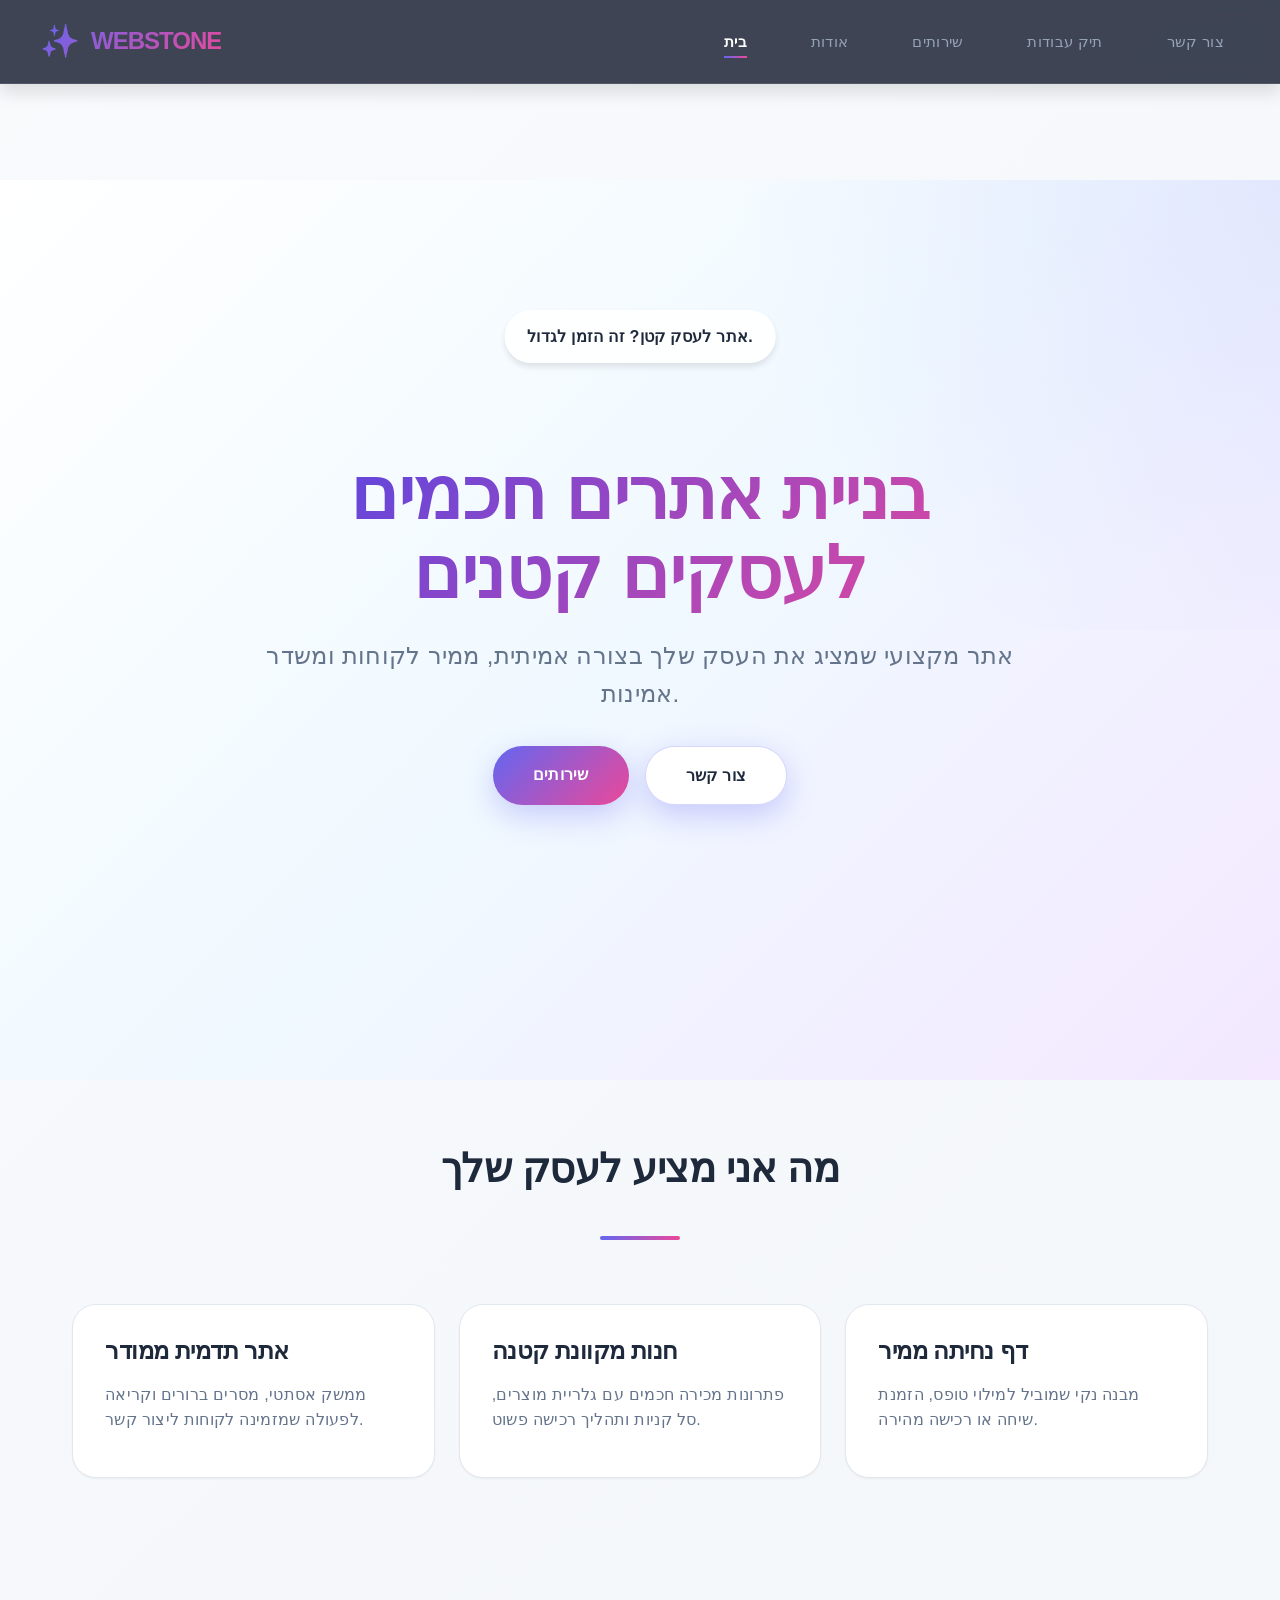
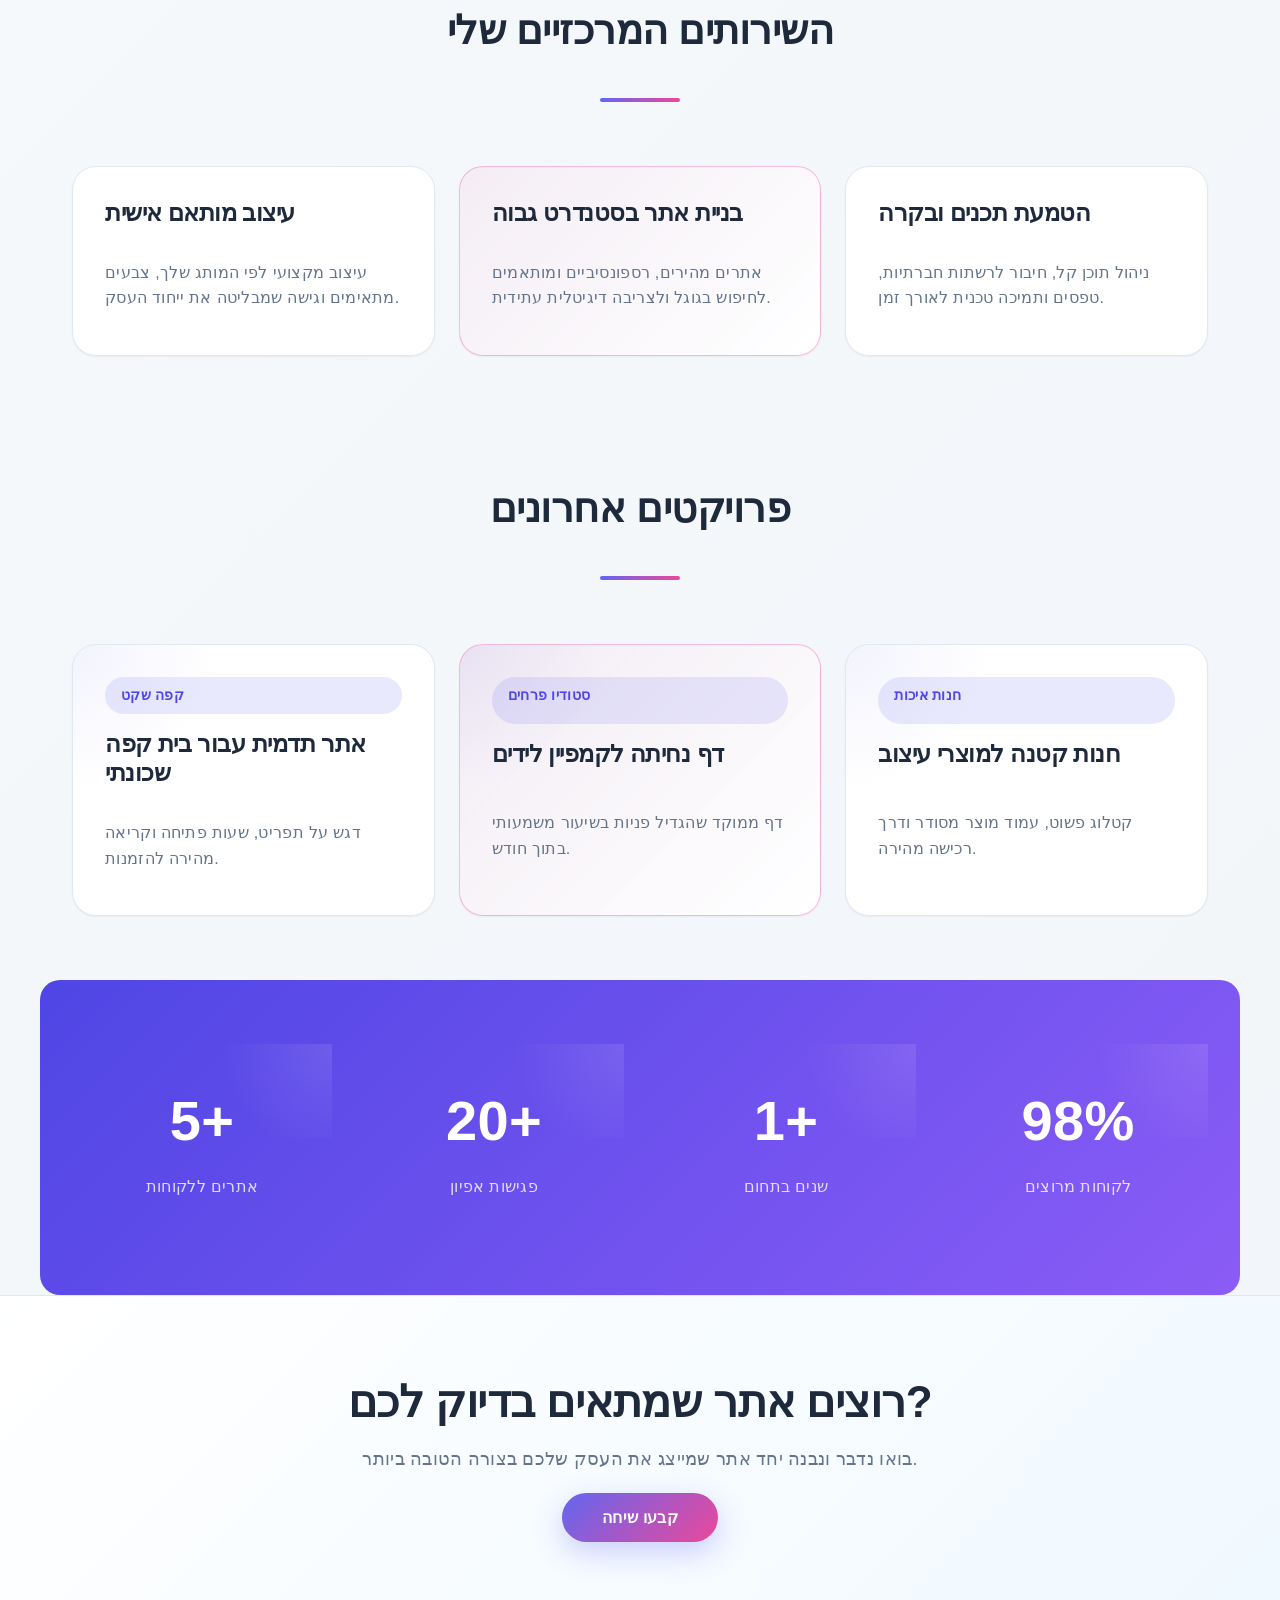
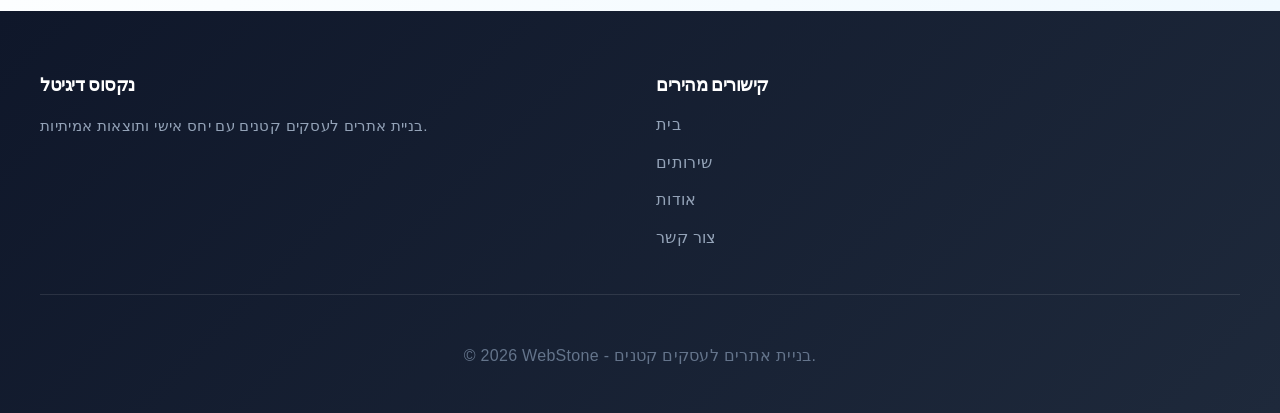
<file: index.html>
﻿<!DOCTYPE html>
<html lang="he">
<head>
  <meta charset="UTF-8">
  <meta name="viewport" content="width=device-width, initial-scale=1.0">
  <link rel="icon" type="image/svg+xml" href="favicon.svg?v=2">
  <title>WebStone - בניית אתרים לעסקים קטנים</title>
  <link rel="stylesheet" href="a.css">
  <link rel="stylesheet" href="pages.css">
  <script defer src="script.js"></script>
</head>
<body>
  <header class="navbar">
    <div class="navbar-container">
      <div class="navbar-logo">
        <span class="logo-icon">✨</span>
        <span class="logo-text">WebStone</span>
      </div>
      <nav class="nav-menu">
        <div class="nav-item"><a href="index.html" class="nav-link">בית</a></div>
        <div class="nav-item"><a href="about.html" class="nav-link">אודות</a></div>
        <div class="nav-item"><a href="services.html" class="nav-link">שירותים</a></div>
        <div class="nav-item"><a href="portfolio.html" class="nav-link">תיק עבודות</a></div>
        <div class="nav-item"><a href="contact.html" class="nav-link">צור קשר</a></div>
      </nav>
    </div>
  </header>

  <main class="page-content">
    <section class="hero" id="home">
      <div class="hero-content">
        <h1 class="hero-title">בניית אתרים חכמים לעסקים קטנים</h1>
        <p class="hero-subtitle">אתר מקצועי שמציג את העסק שלך בצורה אמיתית, ממיר לקוחות ומשדר אמינות.</p>
        <div class="hero-actions">
          <a href="services.html" class="hero-button">שירותים</a>
          <a href="contact.html" class="hero-button secondary">צור קשר</a>
        </div>
      </div>
      <div class="hero-badge">אתר לעסק קטן? זה הזמן לגדול.</div>
    </section>

    <section class="about-overview" id="about">
      <div class="section-title">
        <h2>מה אני מציע לעסק שלך</h2>
        <div class="title-underline"></div>
      </div>
      <div class="about-grid">
        <article class="intro-card">
          <h3>אתר תדמית ממודר</h3>
          <p>ממשק אסתטי, מסרים ברורים וקריאה לפעולה שמזמינה לקוחות ליצור קשר.</p>
        </article>
        <article class="intro-card">
          <h3>חנות מקוונת קטנה</h3>
          <p>פתרונות מכירה חכמים עם גלריית מוצרים, סל קניות ותהליך רכישה פשוט.</p>
        </article>
        <article class="intro-card">
          <h3>דף נחיתה ממיר</h3>
          <p>מבנה נקי שמוביל למילוי טופס, הזמנת שיחה או רכישה מהירה.</p>
        </article>
      </div>
    </section>

    <section class="service-packages" id="services">
      <div class="section-title">
        <h2>השירותים המרכזיים שלי</h2>
        <div class="title-underline"></div>
      </div>
      <div class="service-grid">
        <article class="service-card">
          <h3>עיצוב מותאם אישית</h3>
          <p>עיצוב מקצועי לפי המותג שלך, צבעים מתאימים וגישה שמבליטה את ייחוד העסק.</p>
        </article>
        <article class="service-card featured-card">
          <h3>בניית אתר בסטנדרט גבוה</h3>
          <p>אתרים מהירים, רספונסיביים ומותאמים לחיפוש בגוגל ולצריבה דיגיטלית עתידית.</p>
        </article>
        <article class="service-card">
          <h3>הטמעת תכנים ובקרה</h3>
          <p>ניהול תוכן קל, חיבור לרשתות חברתיות, טפסים ותמיכה טכנית לאורך זמן.</p>
        </article>
      </div>
    </section>

    <section class="project-gallery" id="portfolio">
      <div class="section-title">
        <h2>פרויקטים אחרונים</h2>
        <div class="title-underline"></div>
      </div>
      <div class="case-grid">
        <article class="case-card">
          <div class="case-badge">קפה שקט</div>
          <h3>אתר תדמית עבור בית קפה שכונתי</h3>
          <p>דגש על תפריט, שעות פתיחה וקריאה מהירה להזמנות.</p>
        </article>
        <article class="case-card featured-card">
          <div class="case-badge">סטודיו פרחים</div>
          <h3>דף נחיתה לקמפיין לידים</h3>
          <p>דף ממוקד שהגדיל פניות בשיעור משמעותי בתוך חודש.</p>
        </article>
        <article class="case-card">
          <div class="case-badge">חנות איכות</div>
          <h3>חנות קטנה למוצרי עיצוב</h3>
          <p>קטלוג פשוט, עמוד מוצר מסודר ודרך רכישה מהירה.</p>
        </article>
      </div>
    </section>

    <section class="stats">
      <div class="stat-item"><div class="stat-number">5+</div><div class="stat-label">אתרים ללקוחות</div></div>
      <div class="stat-item"><div class="stat-number">20+</div><div class="stat-label">פגישות אפיון</div></div>
      <div class="stat-item"><div class="stat-number">1+</div><div class="stat-label">שנים בתחום</div></div>
      <div class="stat-item"><div class="stat-number">98%</div><div class="stat-label">לקוחות מרוצים</div></div>
    </section>

    <section class="cta-section">
      <div class="cta-content">
        <h2>רוצים אתר שמתאים בדיוק לכם?</h2>
        <p>בואו נדבר ונבנה יחד אתר שמייצג את העסק שלכם בצורה הטובה ביותר.</p>
        <a href="contact.html" class="cta-button">קבעו שיחה</a>
      </div>
    </section>
  </main>

  <footer class="footer">
    <div class="footer-content">
      <div class="footer-section">
        <h4>נקסוס דיגיטל</h4>
        <p>בניית אתרים לעסקים קטנים עם יחס אישי ותוצאות אמיתיות.</p>
      </div>
      <div class="footer-section">
        <h4>קישורים מהירים</h4>
        <ul>
          <li><a href="index.html">בית</a></li>
          <li><a href="services.html">שירותים</a></li>
          <li><a href="about.html">אודות</a></li>
          <li><a href="contact.html">צור קשר</a></li>
        </ul>
      </div>
    </div>
    <div class="footer-bottom">
      <p>&copy; <span id="currentYear"></span> WebStone - בניית אתרים לעסקים קטנים.</p>
    </div>
  </footer>
</body>
</html>
</file>
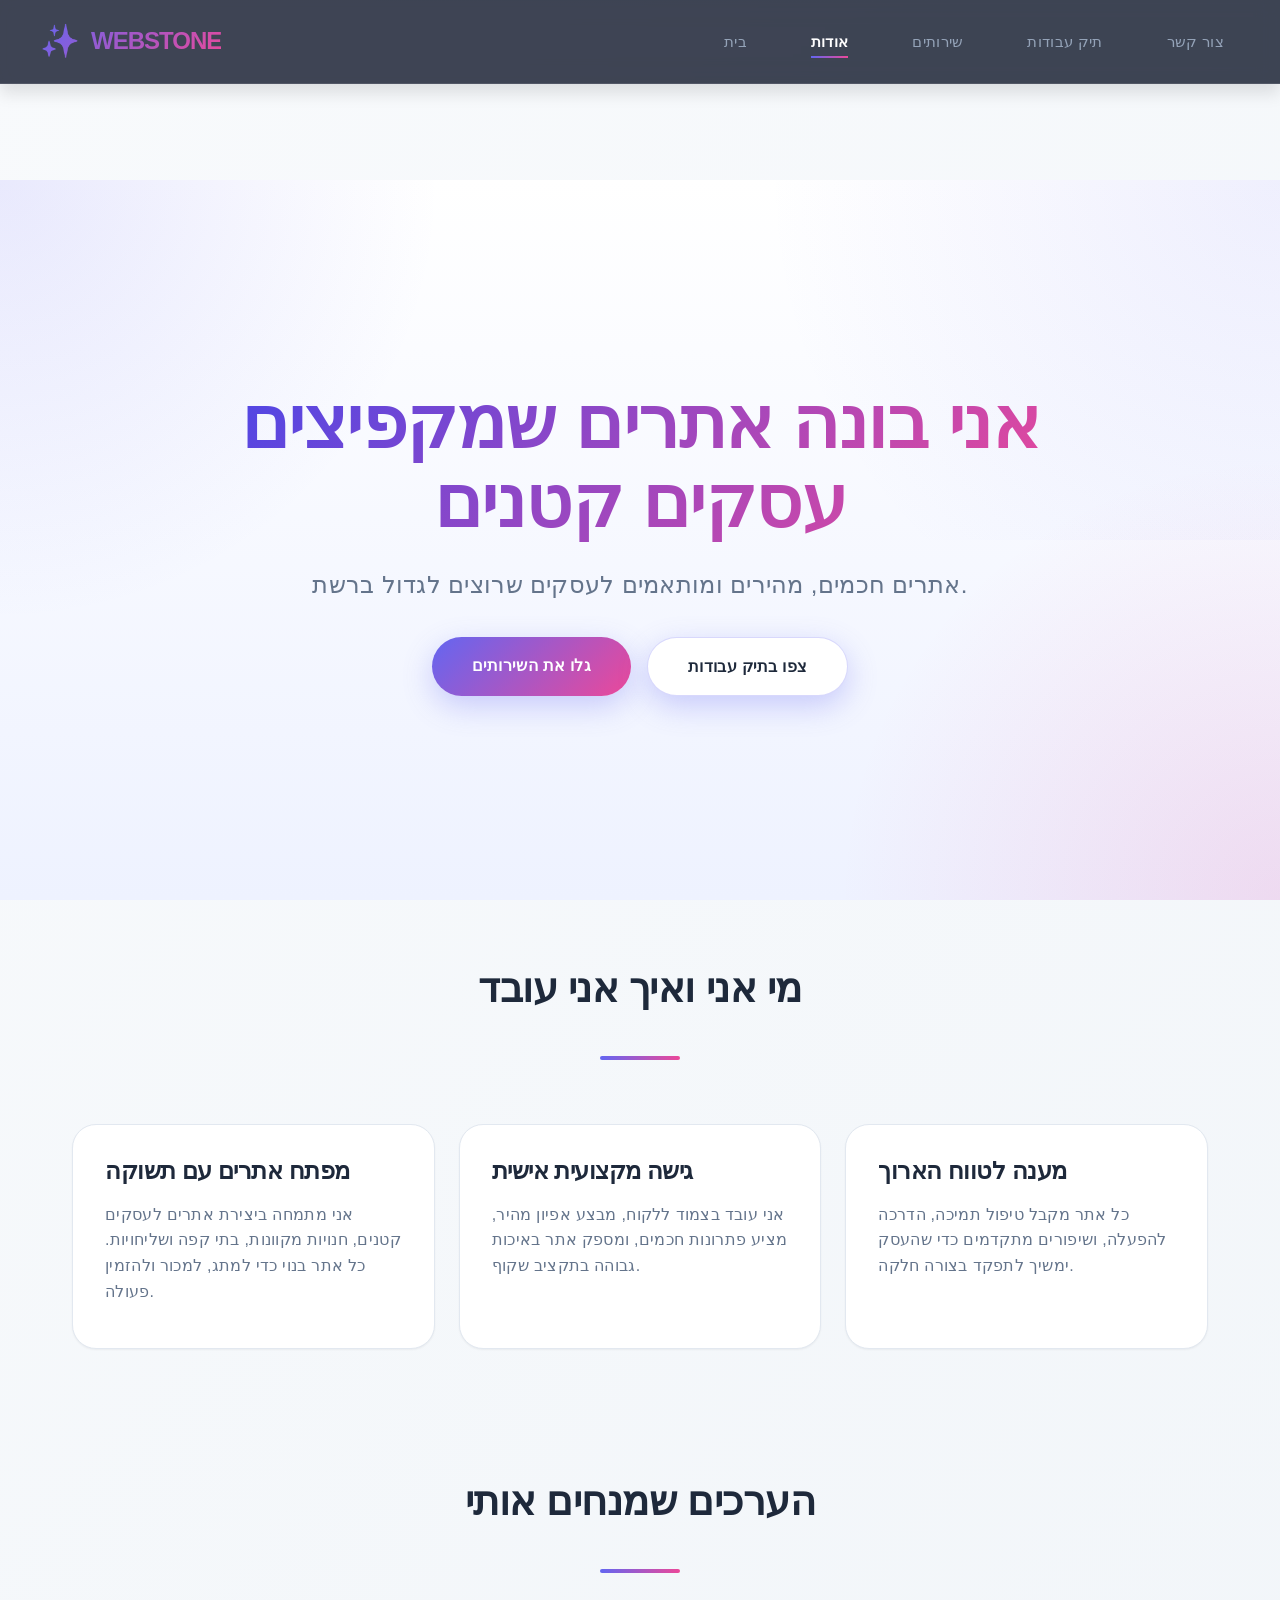
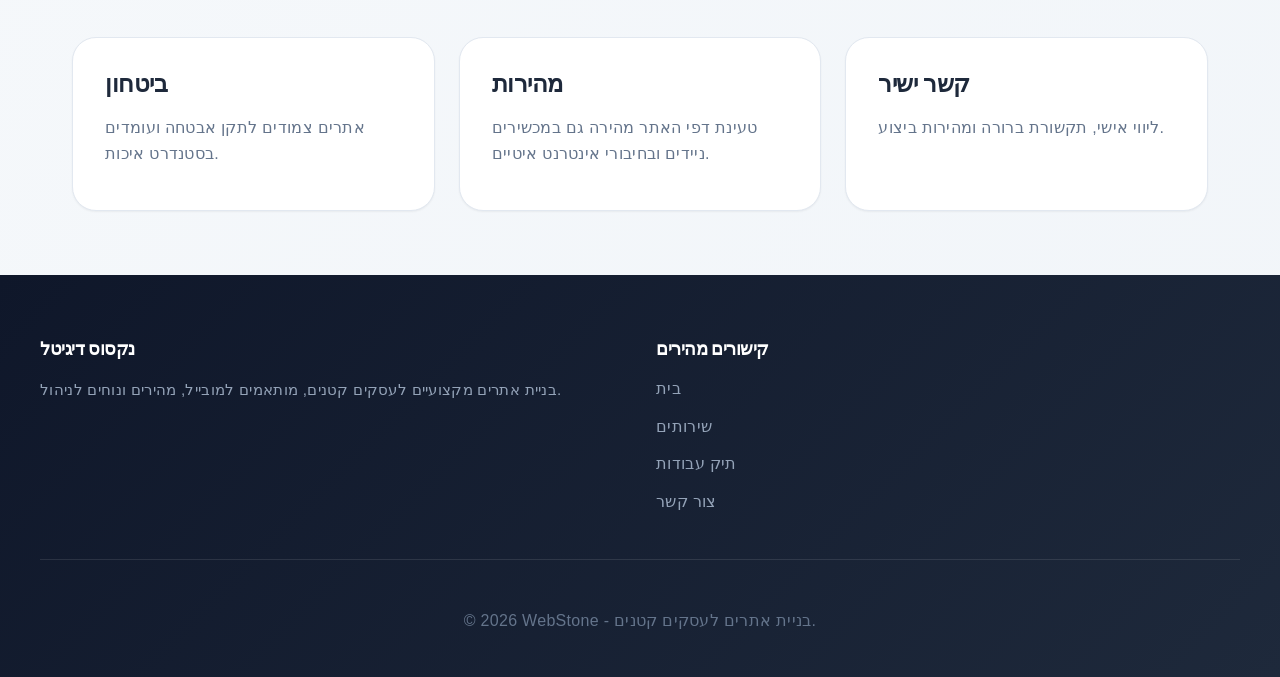
<file: about.html>
<!DOCTYPE html>
<html lang="he">
<head>
  <meta charset="UTF-8">
  <meta name="viewport" content="width=device-width, initial-scale=1.0">
  <link rel="icon" type="image/svg+xml" href="favicon.svg?v=2">
  <title>אודות - WebStone</title>
  <link rel="stylesheet" href="a.css">
  <link rel="stylesheet" href="pages.css">
  <script defer src="script.js"></script>
</head>
<body>
  <header class="navbar">
    <div class="navbar-container">
      <div class="navbar-logo">
        <span class="logo-icon">✨</span>
        <span class="logo-text">WebStone</span>
      </div>
      <nav class="nav-menu">
        <div class="nav-item"><a href="index.html" class="nav-link">בית</a></div>
        <div class="nav-item"><a href="about.html" class="nav-link">אודות</a></div>
        <div class="nav-item"><a href="services.html" class="nav-link">שירותים</a></div>
        <div class="nav-item"><a href="portfolio.html" class="nav-link">תיק עבודות</a></div>
        <div class="nav-item"><a href="contact.html" class="nav-link">צור קשר</a></div>
      </nav>
    </div>
  </header>

  <main class="page-content">
    <section class="hero hero-alt">
      <div class="hero-content">
        <h1 class="hero-title">אני בונה אתרים שמקפיצים עסקים קטנים</h1>
        <p class="hero-subtitle">אתרים חכמים, מהירים ומותאמים לעסקים שרוצים לגדול ברשת.</p>
        <div class="hero-actions">
          <a href="services.html" class="hero-button">גלו את השירותים</a>
          <a href="portfolio.html" class="hero-button secondary">צפו בתיק עבודות</a>
        </div>
      </div>
    </section>

    <section class="about-overview">
      <div class="section-title">
        <h2>מי אני ואיך אני עובד</h2>
        <div class="title-underline"></div>
      </div>
      <div class="about-grid">
        <article class="intro-card">
          <h3>מפתח אתרים עם תשוקה</h3>
          <p>אני מתמחה ביצירת אתרים לעסקים קטנים, חנויות מקוונות, בתי קפה ושליחויות. כל אתר בנוי כדי למתג, למכור ולהזמין פעולה.</p>
        </article>
        <article class="intro-card">
          <h3>גישה מקצועית אישית</h3>
          <p>אני עובד בצמוד ללקוח, מבצע אפיון מהיר, מציע פתרונות חכמים, ומספק אתר באיכות גבוהה בתקציב שקוף.</p>
        </article>
        <article class="intro-card">
          <h3>מענה לטווח הארוך</h3>
          <p>כל אתר מקבל טיפול תמיכה, הדרכה להפעלה, ושיפורים מתקדמים כדי שהעסק ימשיך לתפקד בצורה חלקה.</p>
        </article>
      </div>
    </section>

    <section class="values-section">
      <div class="section-title">
        <h2>הערכים שמנחים אותי</h2>
        <div class="title-underline"></div>
      </div>
      <div class="values-grid">
        <div class="value-card"><h3>ביטחון</h3><p>אתרים צמודים לתקן אבטחה ועומדים בסטנדרט איכות.</p></div>
        <div class="value-card"><h3>מהירות</h3><p>טעינת דפי האתר מהירה גם במכשירים ניידים ובחיבורי אינטרנט איטיים.</p></div>
        <div class="value-card"><h3>קשר ישיר</h3><p>ליווי אישי, תקשורת ברורה ומהירות ביצוע.</p></div>
      </div>
    </section>
  </main>

  <footer class="footer">
    <div class="footer-content">
      <div class="footer-section">
        <h4>נקסוס דיגיטל</h4>
        <p>בניית אתרים מקצועיים לעסקים קטנים, מותאמים למובייל, מהירים ונוחים לניהול.</p>
      </div>
      <div class="footer-section">
        <h4>קישורים מהירים</h4>
        <ul>
          <li><a href="index.html">בית</a></li>
          <li><a href="services.html">שירותים</a></li>
          <li><a href="portfolio.html">תיק עבודות</a></li>
          <li><a href="contact.html">צור קשר</a></li>
        </ul>
      </div>
    </div>
    <div class="footer-bottom">
      <p>&copy; <span id="currentYear"></span> WebStone - בניית אתרים לעסקים קטנים.</p>
    </div>
  </footer>
</body>
</html>
</file>
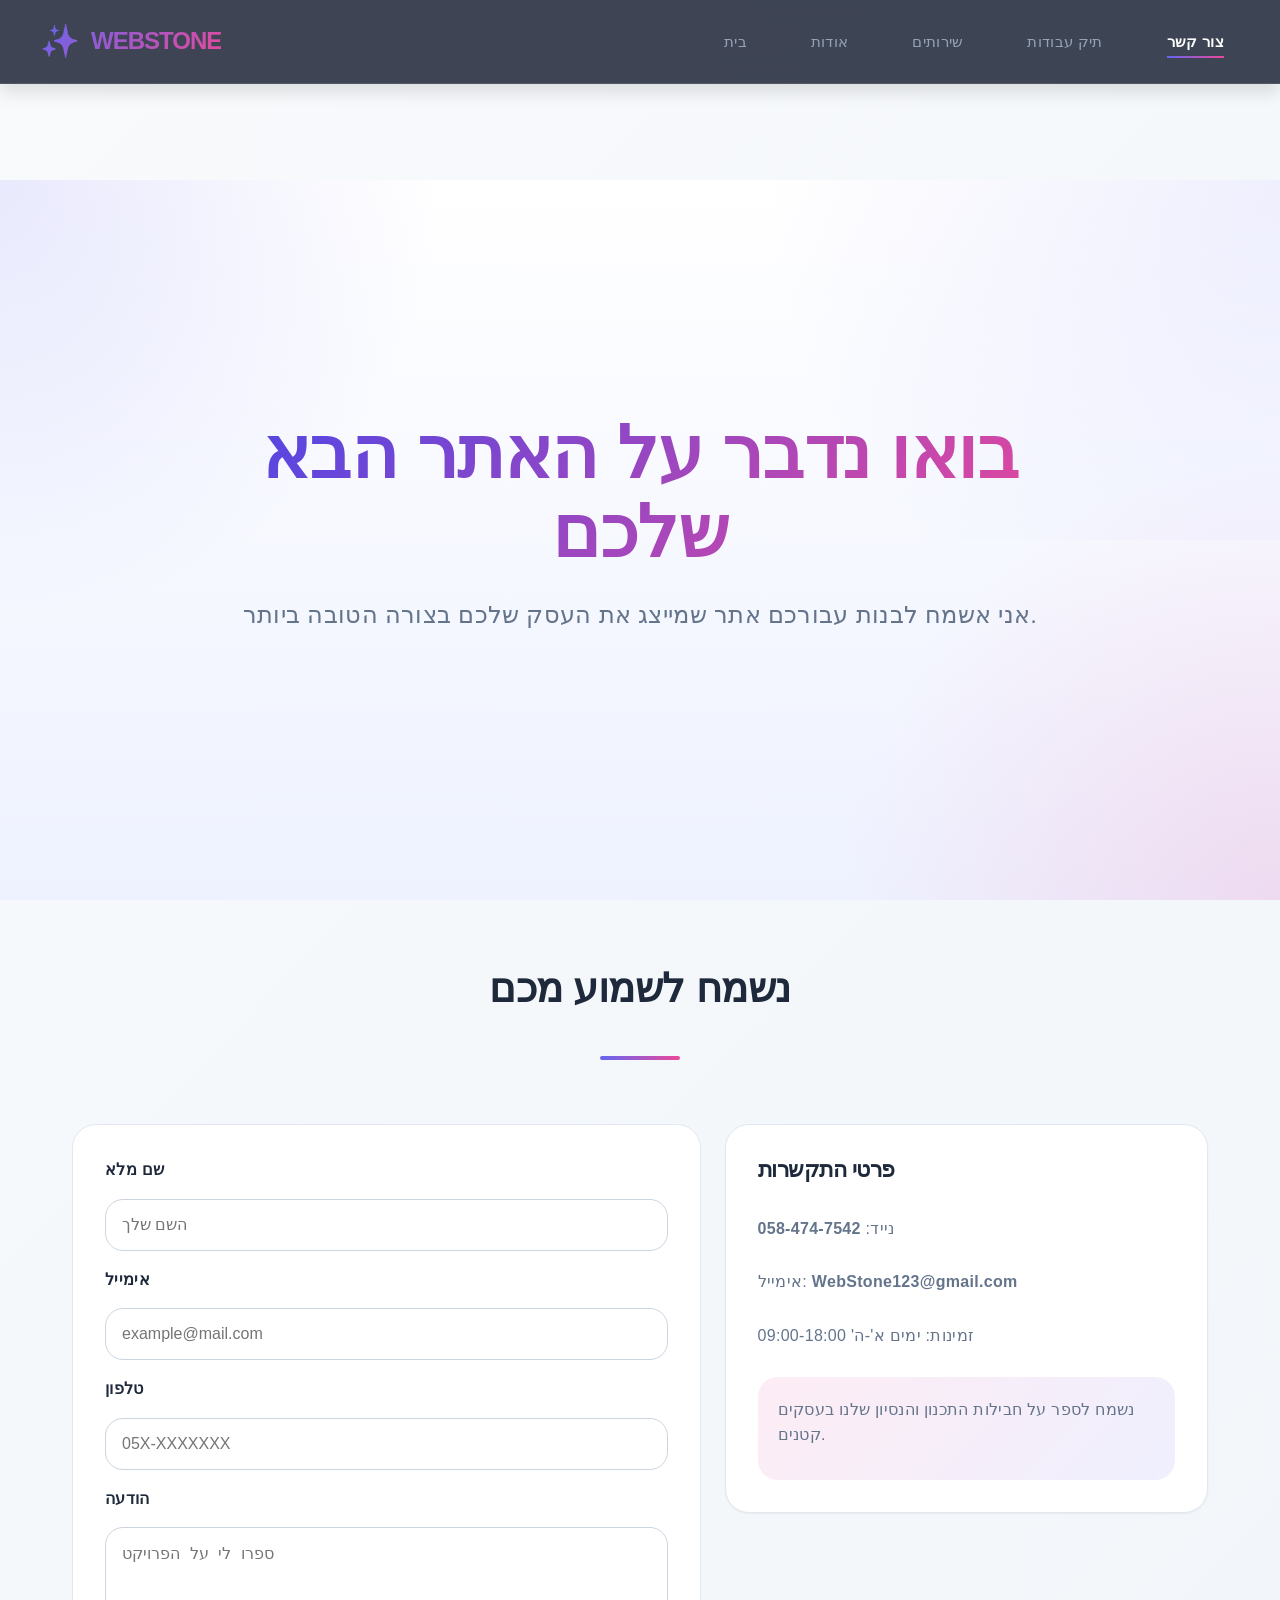
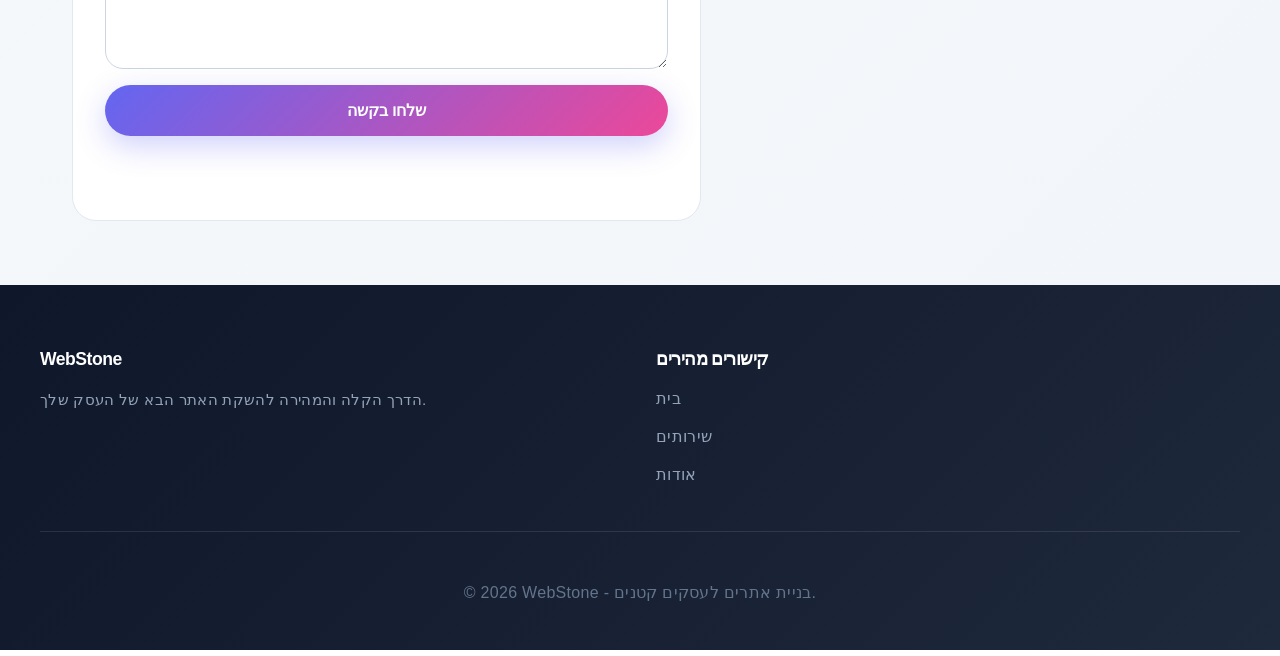
<file: contact.html>
<!DOCTYPE html>
<html lang="he">
<head>
  <meta charset="UTF-8">
  <meta name="viewport" content="width=device-width, initial-scale=1.0">
  <link rel="icon" type="image/svg+xml" href="favicon.svg?v=2">
  <title>צור קשר - WebStone</title>
  <link rel="stylesheet" href="a.css">
  <link rel="stylesheet" href="pages.css">
  <script defer src="script.js"></script>
</head>
<body>
  <header class="navbar">
    <div class="navbar-container">
      <div class="navbar-logo">
        <span class="logo-icon">✨</span>
        <span class="logo-text">WebStone</span>
      </div>
      <nav class="nav-menu">
        <div class="nav-item"><a href="index.html" class="nav-link">בית</a></div>
        <div class="nav-item"><a href="about.html" class="nav-link">אודות</a></div>
        <div class="nav-item"><a href="services.html" class="nav-link">שירותים</a></div>
        <div class="nav-item"><a href="portfolio.html" class="nav-link">תיק עבודות</a></div>
        <div class="nav-item"><a href="contact.html" class="nav-link">צור קשר</a></div>
      </nav>
    </div>
  </header>

  <main class="page-content">
    <section class="hero hero-alt">
      <div class="hero-content">
        <h1 class="hero-title">בואו נדבר על האתר הבא שלכם</h1>
        <p class="hero-subtitle">אני אשמח לבנות עבורכם אתר שמייצג את העסק שלכם בצורה הטובה ביותר.</p>
      </div>
    </section>

    <section class="contact-section">
      <div class="section-title">
        <h2>נשמח לשמוע מכם</h2>
        <div class="title-underline"></div>
      </div>
      <div class="contact-grid">
        <form class="contact-form" id="contactForm">
          <label>שם מלא</label>
          <input type="text" name="name" placeholder="השם שלך" required>
          <label>אימייל</label>
          <input type="email" name="email" placeholder="example@mail.com" required>
          <label>טלפון</label>
          <input type="tel" name="phone" placeholder="05X-XXXXXXX" required>
          <label>הודעה</label>
          <textarea name="message" rows="6" placeholder="ספרו לי על הפרויקט" required></textarea>
          <button class="hero-button" type="submit">שלחו בקשה</button>
          <p class="form-status" id="formStatus"></p>
        </form>
        <div class="contact-info-card">
          <h3>פרטי התקשרות</h3>
          <p>נייד: <strong>058-474-7542</strong></p>
          <p>אימייל: <strong>WebStone123@gmail.com</strong></p>
          <p>זמינות: ימים א'-ה' 09:00-18:00</p>
          <div class="contact-cta">
            <p>נשמח לספר על חבילות התכנון והנסיון שלנו בעסקים קטנים.</p>
          </div>
        </div>
      </div>
    </section>
  </main>

  <footer class="footer">
    <div class="footer-content">
      <div class="footer-section">
        <h4>WebStone</h4>
        <p>הדרך הקלה והמהירה להשקת האתר הבא של העסק שלך.</p>
      </div>
      <div class="footer-section">
        <h4>קישורים מהירים</h4>
        <ul>
          <li><a href="index.html">בית</a></li>
          <li><a href="services.html">שירותים</a></li>
          <li><a href="about.html">אודות</a></li>
        </ul>
      </div>
    </div>
    <div class="footer-bottom">
      <p>&copy; <span id="currentYear"></span> WebStone - בניית אתרים לעסקים קטנים.</p>
    </div>
  </footer>
</body>
</html>
</file>
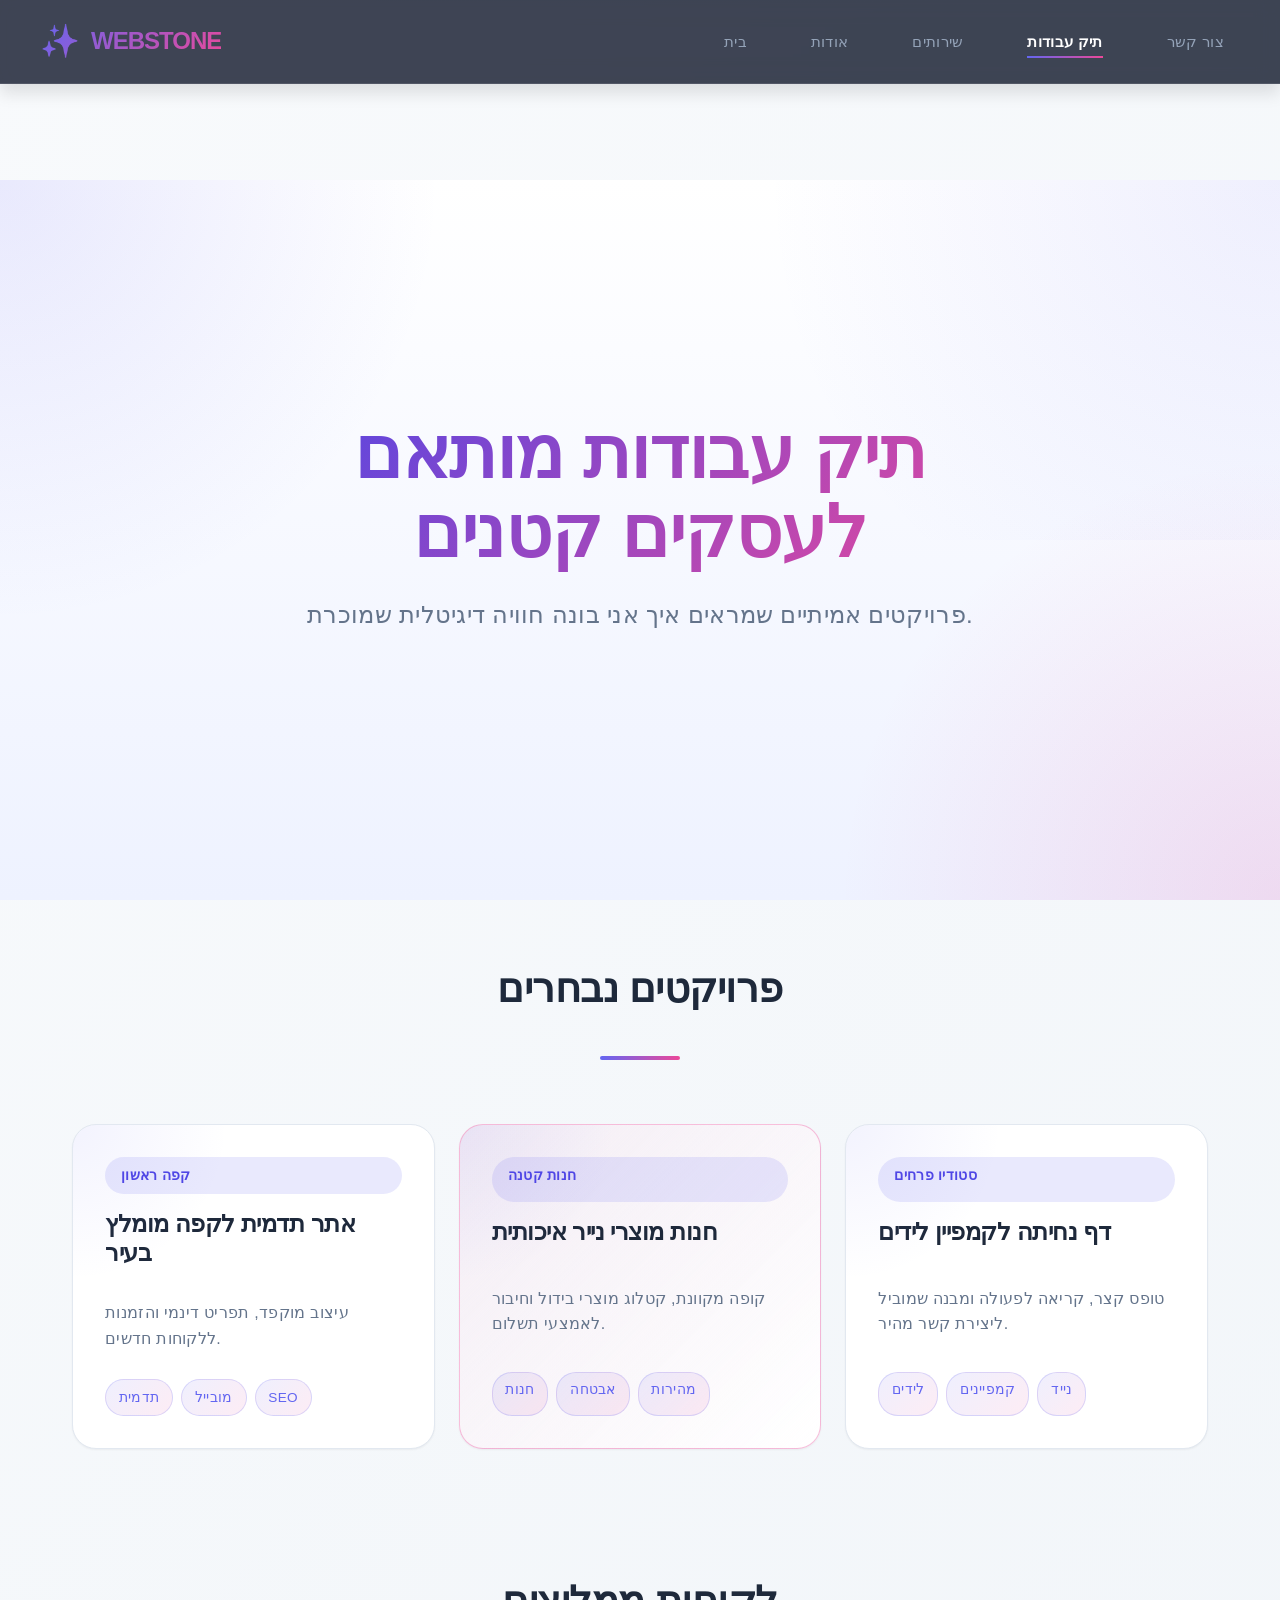
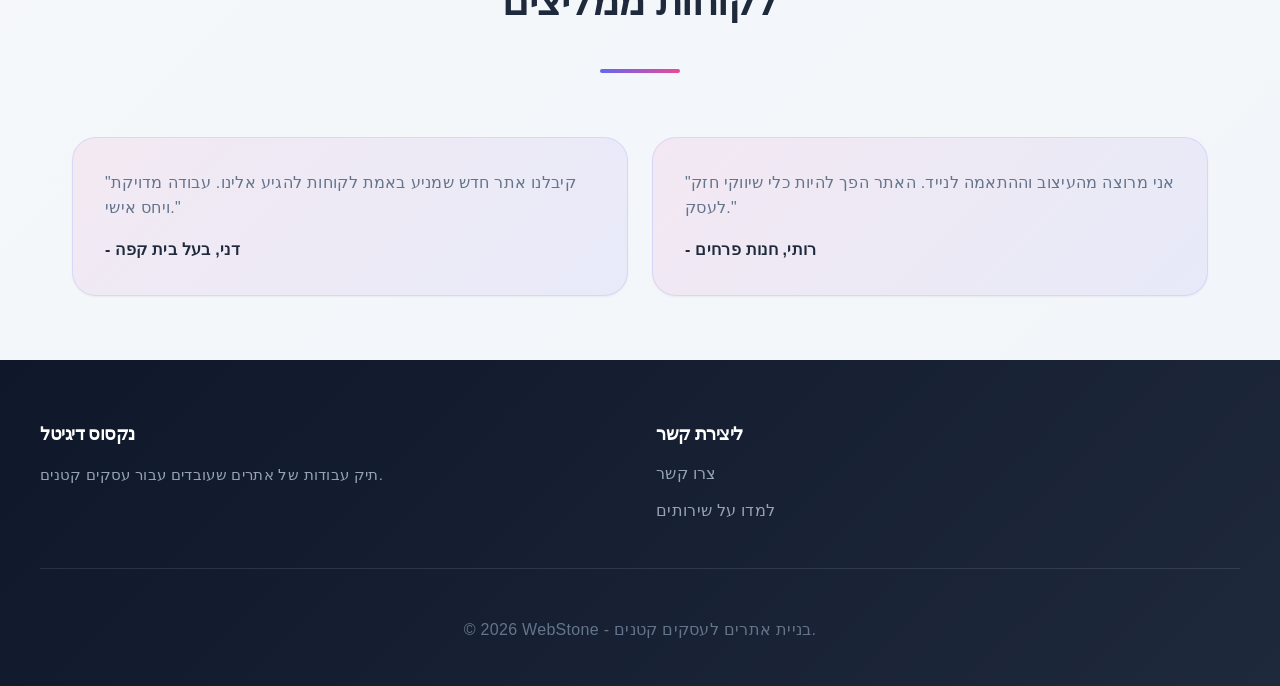
<file: portfolio.html>
<!DOCTYPE html>
<html lang="he">
<head>
  <meta charset="UTF-8">
  <meta name="viewport" content="width=device-width, initial-scale=1.0">
  <link rel="icon" type="image/svg+xml" href="favicon.svg?v=2">
  <title>תיק עבודות - WebStone</title>
  <link rel="stylesheet" href="a.css">
  <link rel="stylesheet" href="pages.css">
  <script defer src="script.js"></script>
</head>
<body>
  <header class="navbar">
    <div class="navbar-container">
      <div class="navbar-logo">
        <span class="logo-icon">✨</span>
        <span class="logo-text">WebStone</span>
      </div>
      <nav class="nav-menu">
        <div class="nav-item"><a href="index.html" class="nav-link">בית</a></div>
        <div class="nav-item"><a href="about.html" class="nav-link">אודות</a></div>
        <div class="nav-item"><a href="services.html" class="nav-link">שירותים</a></div>
        <div class="nav-item"><a href="portfolio.html" class="nav-link">תיק עבודות</a></div>
        <div class="nav-item"><a href="contact.html" class="nav-link">צור קשר</a></div>
      </nav>
    </div>
  </header>

  <main class="page-content">
    <section class="hero hero-alt">
      <div class="hero-content">
        <h1 class="hero-title">תיק עבודות מותאם לעסקים קטנים</h1>
        <p class="hero-subtitle">פרויקטים אמיתיים שמראים איך אני בונה חוויה דיגיטלית שמוכרת.</p>
      </div>
    </section>

    <section class="project-gallery">
      <div class="section-title">
        <h2>פרויקטים נבחרים</h2>
        <div class="title-underline"></div>
      </div>
      <div class="case-grid">
        <article class="case-card">
          <div class="case-badge">קפה ראשון</div>
          <h3>אתר תדמית לקפה מומלץ בעיר</h3>
          <p>עיצוב מוקפד, תפריט דינמי והזמנות ללקוחות חדשים.</p>
          <div class="case-tags"><span class="tag">תדמית</span><span class="tag">מובייל</span><span class="tag">SEO</span></div>
        </article>
        <article class="case-card featured-card">
          <div class="case-badge">חנות קטנה</div>
          <h3>חנות מוצרי נייר איכותית</h3>
          <p>קופה מקוונת, קטלוג מוצרי בידול וחיבור לאמצעי תשלום.</p>
          <div class="case-tags"><span class="tag">חנות</span><span class="tag">אבטחה</span><span class="tag">מהירות</span></div>
        </article>
        <article class="case-card">
          <div class="case-badge">סטודיו פרחים</div>
          <h3>דף נחיתה לקמפיין לידים</h3>
          <p>טופס קצר, קריאה לפעולה ומבנה שמוביל ליצירת קשר מהיר.</p>
          <div class="case-tags"><span class="tag">לידים</span><span class="tag">קמפיינים</span><span class="tag">נייד</span></div>
        </article>
      </div>
    </section>

    <section class="testimonial-section">
      <div class="section-title">
        <h2>לקוחות ממליצים</h2>
        <div class="title-underline"></div>
      </div>
      <div class="testimonial-grid">
        <article class="testimonial-card">
          <p>"קיבלנו אתר חדש שמניע באמת לקוחות להגיע אלינו. עבודה מדויקת ויחס אישי."</p>
          <span>- דני, בעל בית קפה</span>
        </article>
        <article class="testimonial-card">
          <p>"אני מרוצה מהעיצוב וההתאמה לנייד. האתר הפך להיות כלי שיווקי חזק לעסק."</p>
          <span>- רותי, חנות פרחים</span>
        </article>
      </div>
    </section>
  </main>

  <footer class="footer">
    <div class="footer-content">
      <div class="footer-section">
        <h4>נקסוס דיגיטל</h4>
        <p>תיק עבודות של אתרים שעובדים עבור עסקים קטנים.</p>
      </div>
      <div class="footer-section">
        <h4>ליצירת קשר</h4>
        <ul>
          <li><a href="contact.html">צרו קשר</a></li>
          <li><a href="services.html">למדו על שירותים</a></li>
        </ul>
      </div>
    </div>
    <div class="footer-bottom">
      <p>&copy; <span id="currentYear"></span> WebStone - בניית אתרים לעסקים קטנים.</p>
    </div>
  </footer>
</body>
</html>
</file>
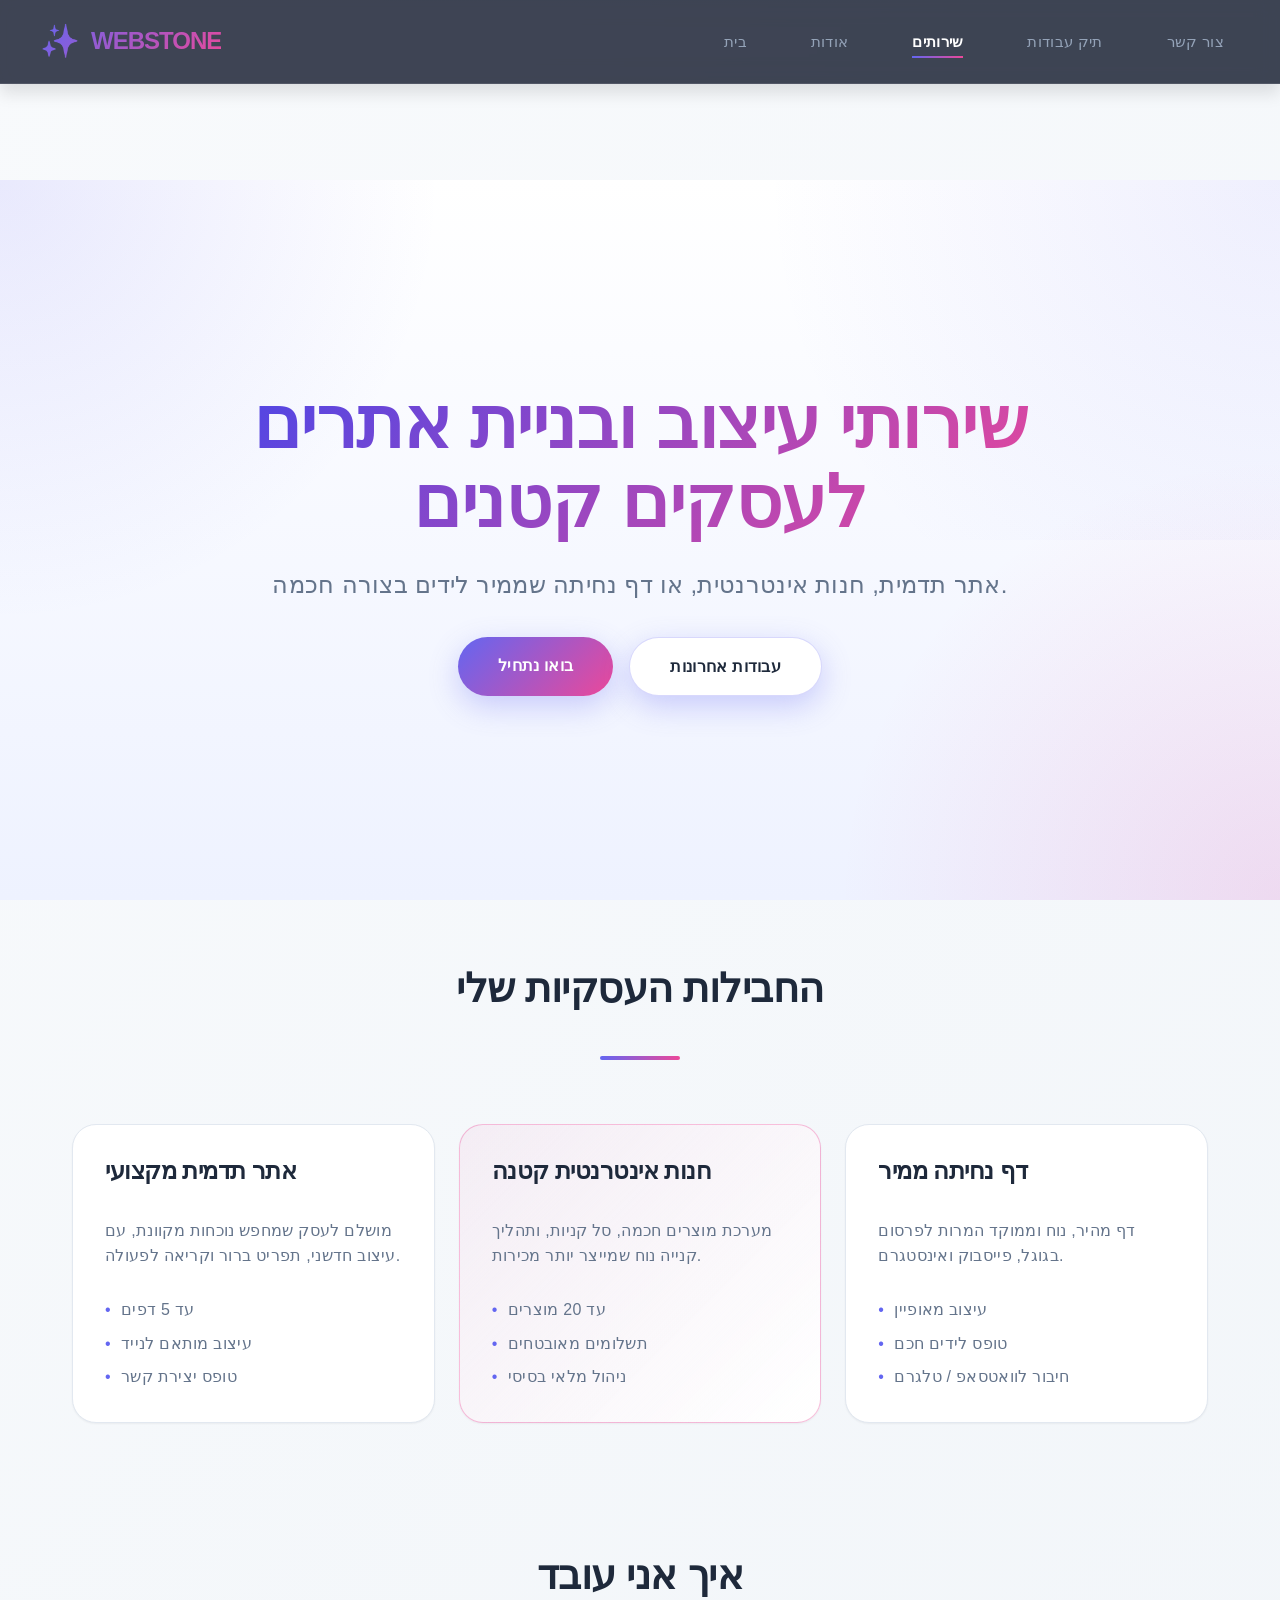
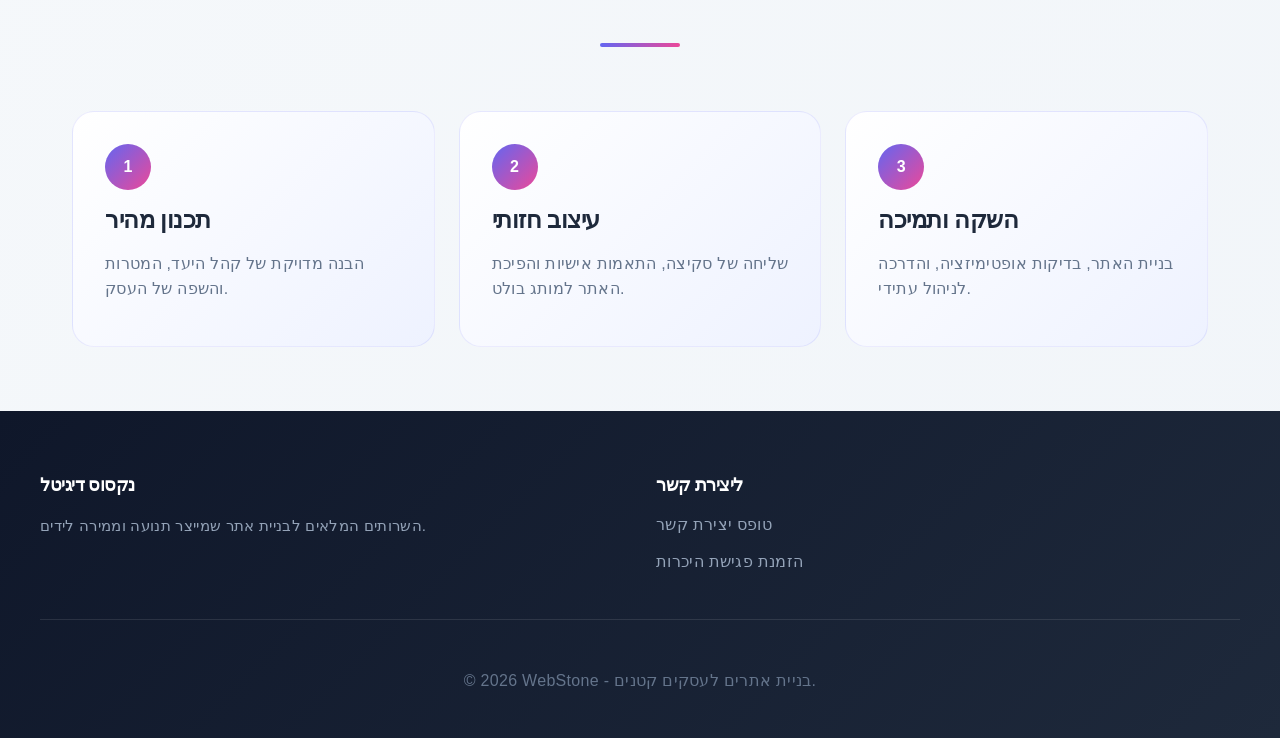
<file: services.html>
<!DOCTYPE html>
<html lang="he">
<head>
  <meta charset="UTF-8">
  <meta name="viewport" content="width=device-width, initial-scale=1.0">
  <link rel="icon" type="image/svg+xml" href="favicon.svg?v=2">
  <title>שירותים - WebStone</title>
  <link rel="stylesheet" href="a.css">
  <link rel="stylesheet" href="pages.css">
  <script defer src="script.js"></script>
</head>
<body>
  <header class="navbar">
    <div class="navbar-container">
      <div class="navbar-logo">
        <span class="logo-icon">✨</span>
        <span class="logo-text">WebStone</span>
      </div>
      <nav class="nav-menu">
        <div class="nav-item"><a href="index.html" class="nav-link">בית</a></div>
        <div class="nav-item"><a href="about.html" class="nav-link">אודות</a></div>
        <div class="nav-item"><a href="services.html" class="nav-link">שירותים</a></div>
        <div class="nav-item"><a href="portfolio.html" class="nav-link">תיק עבודות</a></div>
        <div class="nav-item"><a href="contact.html" class="nav-link">צור קשר</a></div>
      </nav>
    </div>
  </header>

  <main class="page-content">
    <section class="hero hero-alt">
      <div class="hero-content">
        <h1 class="hero-title">שירותי עיצוב ובניית אתרים לעסקים קטנים</h1>
        <p class="hero-subtitle">אתר תדמית, חנות אינטרנטית, או דף נחיתה שממיר לידים בצורה חכמה.</p>
        <div class="hero-actions">
          <a href="contact.html" class="hero-button">בואו נתחיל</a>
          <a href="portfolio.html" class="hero-button secondary">עבודות אחרונות</a>
        </div>
      </div>
    </section>

    <section class="service-packages">
      <div class="section-title">
        <h2>החבילות העסקיות שלי</h2>
        <div class="title-underline"></div>
      </div>
      <div class="service-grid">
        <article class="service-card">
          <h3>אתר תדמית מקצועי</h3>
          <p>מושלם לעסק שמחפש נוכחות מקוונת, עם עיצוב חדשני, תפריט ברור וקריאה לפעולה.</p>
          <ul class="service-list">
            <li>עד 5 דפים</li>
            <li>עיצוב מותאם לנייד</li>
            <li>טופס יצירת קשר</li>
          </ul>
        </article>
        <article class="service-card featured-card">
          <h3>חנות אינטרנטית קטנה</h3>
          <p>מערכת מוצרים חכמה, סל קניות, ותהליך קנייה נוח שמייצר יותר מכירות.</p>
          <ul class="service-list">
            <li>עד 20 מוצרים</li>
            <li>תשלומים מאובטחים</li>
            <li>ניהול מלאי בסיסי</li>
          </ul>
        </article>
        <article class="service-card">
          <h3>דף נחיתה ממיר</h3>
          <p>דף מהיר, נוח וממוקד המרות לפרסום בגוגל, פייסבוק ואינסטגרם.</p>
          <ul class="service-list">
            <li>עיצוב מאופיין</li>
            <li>טופס לידים חכם</li>
            <li>חיבור לוואטסאפ / טלגרם</li>
          </ul>
        </article>
      </div>
    </section>

    <section class="approach-section">
      <div class="section-title">
        <h2>איך אני עובד</h2>
        <div class="title-underline"></div>
      </div>
      <div class="approach-grid">
        <div class="approach-step"><span>1</span><h3>תכנון מהיר</h3><p>הבנה מדויקת של קהל היעד, המטרות והשפה של העסק.</p></div>
        <div class="approach-step"><span>2</span><h3>עיצוב חזותי</h3><p>שליחה של סקיצה, התאמות אישיות והפיכת האתר למותג בולט.</p></div>
        <div class="approach-step"><span>3</span><h3>השקה ותמיכה</h3><p>בניית האתר, בדיקות אופטימיזציה, והדרכה לניהול עתידי.</p></div>
      </div>
    </section>
  </main>

  <footer class="footer">
    <div class="footer-content">
      <div class="footer-section">
        <h4>נקסוס דיגיטל</h4>
        <p>השרותים המלאים לבניית אתר שמייצר תנועה וממירה לידים.</p>
      </div>
      <div class="footer-section">
        <h4>ליצירת קשר</h4>
        <ul>
          <li><a href="contact.html">טופס יצירת קשר</a></li>
          <li><a href="contact.html">הזמנת פגישת היכרות</a></li>
        </ul>
      </div>
    </div>
    <div class="footer-bottom">
      <p>&copy; <span id="currentYear"></span> WebStone - בניית אתרים לעסקים קטנים.</p>
    </div>
  </footer>
</body>
</html>
</file>
<file: a.css>
/* ============================================================================
   NEXUS - Advanced Web Design CSS (~1050 lines)
   Modern, Sophisticated, Production-Grade Styling
   ============================================================================ */

/* Root Variables & Colors */
:root {
  --primary-color: #6366f1;
  --primary-light: #818cf8;
  --primary-dark: #4f46e5;
  --secondary-color: #ec4899;
  --tertiary-color: #8b5cf6;
  --success-color: #10b981;
  --warning-color: #f59e0b;
  --danger-color: #ef4444;
  --dark-bg: #0f172a;
  --darker-bg: #020617;
  --light-bg: #f8fafc;
  --text-primary: #1e293b;
  --text-secondary: #64748b;
  --text-light: #94a3b8;
  --border-color: #e2e8f0;
  --shadow-sm: 0 1px 2px rgba(0, 0, 0, 0.05);
  --shadow-md: 0 4px 6px rgba(0, 0, 0, 0.1);
  --shadow-lg: 0 10px 15px rgba(0, 0, 0, 0.1);
  --shadow-xl: 0 20px 25px rgba(0, 0, 0, 0.1);
  --shadow-2xl: 0 25px 50px rgba(0, 0, 0, 0.15);
  --transition-fast: 150ms cubic-bezier(0.4, 0, 0.2, 1);
  --transition-base: 250ms cubic-bezier(0.4, 0, 0.2, 1);
  --transition-slow: 350ms cubic-bezier(0.4, 0, 0.2, 1);
}

/* Base Styles & Resets */
* {
  margin: 0;
  padding: 0;
  box-sizing: border-box;
}

html {
  scroll-behavior: smooth;
  overflow-x: hidden;
}

body {
  font-family: -apple-system, BlinkMacSystemFont, 'Segoe UI', 'Roboto', 'Oxygen', 'Ubuntu', 'Cantarell', sans-serif;
  -webkit-font-smoothing: antialiased;
  -moz-osx-font-smoothing: grayscale;
  background: linear-gradient(135deg, #f8fafc 0%, #f1f5f9 100%);
  color: var(--text-primary);
  line-height: 1.6;
  letter-spacing: 0.3px;
  overflow-x: hidden;
}

/* Typography */
h1, h2, h3, h4, h5, h6 {
  font-weight: 700;
  line-height: 1.2;
  letter-spacing: -0.5px;
  margin-bottom: 1rem;
  color: var(--text-primary);
}

h1 {
  font-size: clamp(2rem, 5vw, 3.5rem);
  background: linear-gradient(135deg, var(--primary-dark) 0%, var(--secondary-color) 100%);
  -webkit-background-clip: text;
  -webkit-text-fill-color: transparent;
  background-clip: text;
}

h2 {
  font-size: clamp(1.75rem, 4vw, 2.5rem);
  color: var(--text-primary);
}

h3 {
  font-size: 1.5rem;
  color: var(--text-primary);
}

p {
  font-size: 1rem;
  color: var(--text-secondary);
  margin-bottom: 0.75rem;
}

a {
  color: var(--primary-color);
  text-decoration: none;
  transition: all var(--transition-fast);
}

a:hover {
  color: var(--primary-dark);
  text-decoration: underline;
}

/* Navbar Styling */
.navbar {
  position: fixed;
  top: 0;
  left: 0;
  right: 0;
  z-index: 1000;
  background: rgba(15, 23, 42, 0.8);
  backdrop-filter: blur(10px);
  border-bottom: 1px solid rgba(255, 255, 255, 0.1);
  padding: 1rem 2rem;
  box-shadow: var(--shadow-lg);
}

.navbar-container {
  max-width: 1200px;
  margin: 0 auto;
  display: flex;
  justify-content: space-between;
  align-items: center;
  gap: 3rem;
}

.navbar-logo {
  display: flex;
  align-items: center;
  gap: 0.75rem;
  font-size: 1.5rem;
  font-weight: 800;
  color: white;
  letter-spacing: -1px;
  text-transform: uppercase;
  background: linear-gradient(135deg, #6366f1, #ec4899);
  -webkit-background-clip: text;
  -webkit-text-fill-color: transparent;
  background-clip: text;
}

.logo-icon {
  font-size: 2rem;
  animation: float 3s ease-in-out infinite;
}

@keyframes float {
  0%, 100% { transform: translateY(0px); }
  50% { transform: translateY(-10px); }
}

.nav-menu {
  display: flex;
  gap: 2rem;
  align-items: center;
  flex-wrap: wrap;
}

.nav-item {
  position: relative;
}

.nav-link {
  color: #94a3b8;
  font-weight: 500;
  font-size: 0.95rem;
  transition: all var(--transition-fast);
  position: relative;
  padding: 0.5rem 1rem;
}

.nav-link::after {
  content: '';
  position: absolute;
  bottom: 0;
  left: 1rem;
  width: 0;
  height: 2px;
  background: linear-gradient(90deg, var(--primary-color), var(--secondary-color));
  transition: width var(--transition-base);
}

.nav-link:hover {
  color: white;
}

.nav-link:hover::after {
  width: calc(100% - 2rem);
}

.nav-link.active-link {
  color: white;
  font-weight: 700;
}

.nav-link.active-link::after {
  width: calc(100% - 2rem);
}

/* Hero Section */
.hero {
  min-height: 100vh;
  display: flex;
  align-items: center;
  justify-content: center;
  padding: 4rem 2rem;
  margin-top: 60px;
  position: relative;
  overflow: hidden;
  background: linear-gradient(135deg, #ffffff 0%, #f0f9ff 50%, #f3e8ff 100%);
}

.hero::before {
  content: '';
  position: absolute;
  top: -50%;
  right: -50%;
  width: 100%;
  height: 100%;
  background: radial-gradient(circle, rgba(99, 102, 241, 0.1) 0%, transparent 70%);
  animation: pulse-bg 15s ease-in-out infinite;
}

@keyframes pulse-bg {
  0%, 100% { transform: scale(1); }
  50% { transform: scale(1.05); }
}

.hero-background {
  position: absolute;
  width: 100%;
  height: 100%;
  top: 0;
  left: 0;
  z-index: 0;
  overflow: hidden;
}

.hero-blob {
  position: absolute;
  border-radius: 40% 60% 70% 30% / 40% 50% 60% 50%;
  opacity: 0.3;
  filter: blur(20px);
  animation: blob-animation 8s infinite;
}

.blob-1 {
  width: 400px;
  height: 400px;
  background: #6366f1;
  top: -100px;
  right: 10%;
  animation-delay: 0s;
}

.blob-2 {
  width: 350px;
  height: 350px;
  background: #ec4899;
  bottom: -80px;
  left: 10%;
  animation-delay: 2s;
  animation-direction: reverse;
}

.blob-3 {
  width: 300px;
  height: 300px;
  background: #8b5cf6;
  bottom: 20%;
  right: 20%;
  animation-delay: 4s;
}

@keyframes blob-animation {
  0%, 100% { transform: scale(1) rotate(0deg); }
  25% { transform: scale(1.1) rotate(90deg); }
  50% { transform: scale(0.9) rotate(180deg); }
  75% { transform: scale(1.05) rotate(270deg); }
}

.hero-content {
  position: relative;
  z-index: 1;
  text-align: center;
  max-width: 800px;
}

.hero-title {
  font-size: clamp(2.5rem, 6vw, 4.5rem);
  font-weight: 800;
  margin-bottom: 1.5rem;
  line-height: 1.1;
  animation: slideInUp 800ms ease-out;
}

.hero-subtitle {
  font-size: clamp(1.1rem, 2.5vw, 1.5rem);
  color: var(--text-secondary);
  margin-bottom: 2rem;
  animation: slideInUp 800ms ease-out 200ms backwards;
}

.hero-button {
  padding: 1rem 2.5rem;
  font-size: 1rem;
  font-weight: 600;
  border: none;
  border-radius: 50px;
  background: linear-gradient(135deg, var(--primary-color), var(--secondary-color));
  color: white;
  cursor: pointer;
  transition: all var(--transition-base);
  box-shadow: 0 10px 30px rgba(99, 102, 241, 0.3);
  animation: slideInUp 800ms ease-out 400ms backwards;
  position: relative;
  overflow: hidden;
}

.hero-button::before {
  content: '';
  position: absolute;
  top: 0;
  left: -100%;
  width: 100%;
  height: 100%;
  background: rgba(255, 255, 255, 0.1);
  transition: left var(--transition-base);
  z-index: -1;
}

.hero-button:hover::before {
  left: 100%;
}

.hero-button:hover {
  transform: translateY(-3px);
  box-shadow: 0 15px 40px rgba(99, 102, 241, 0.4);
}

.hero-button:active {
  transform: translateY(-1px);
}

@keyframes slideInUp {
  from {
    opacity: 0;
    transform: translateY(30px);
  }
  to {
    opacity: 1;
    transform: translateY(0);
  }
}

/* Features Section */
.features {
  padding: 6rem 2rem;
  max-width: 1200px;
  margin: 0 auto;
  background: white;
}

.section-title {
  text-align: center;
  margin-bottom: 4rem;
}

.section-title h2 {
  position: relative;
  display: inline-block;
  padding-bottom: 1rem;
}

.title-underline {
  height: 4px;
  width: 80px;
  background: linear-gradient(90deg, var(--primary-color), var(--secondary-color));
  margin: 0.75rem auto;
  border-radius: 2px;
  animation: slideInRight 600ms ease-out;
}

@keyframes slideInRight {
  from {
    width: 0;
    opacity: 0;
  }
  to {
    width: 80px;
    opacity: 1;
  }
}

.features-grid {
  display: grid;
  grid-template-columns: repeat(auto-fit, minmax(250px, 1fr));
  gap: 2.5rem;
}

.feature-card {
  background: linear-gradient(135deg, #ffffff 0%, #f8fafc 100%);
  padding: 2.5rem;
  border-radius: 16px;
  border: 1px solid #e2e8f0;
  transition: all var(--transition-base);
  position: relative;
  overflow: hidden;
  cursor: pointer;
}

.feature-card::before {
  content: '';
  position: absolute;
  top: 0;
  left: 0;
  right: 0;
  height: 4px;
  background: linear-gradient(90deg, var(--primary-color), var(--secondary-color));
  transform: scaleX(0);
  transform-origin: left;
  transition: transform var(--transition-base);
}

.feature-card:hover::before {
  transform: scaleX(1);
}

.feature-card:hover {
  transform: translateY(-8px);
  border-color: var(--primary-light);
  box-shadow: 0 20px 40px rgba(99, 102, 241, 0.15);
}

.feature-icon {
  font-size: 3rem;
  margin-bottom: 1rem;
  display: inline-block;
  animation: bounce 2s infinite;
}

.feature-card:nth-child(1) .feature-icon { animation-delay: 0s; }
.feature-card:nth-child(2) .feature-icon { animation-delay: 0.2s; }
.feature-card:nth-child(3) .feature-icon { animation-delay: 0.4s; }
.feature-card:nth-child(4) .feature-icon { animation-delay: 0.6s; }

@keyframes bounce {
  0%, 100% { transform: translateY(0); }
  50% { transform: translateY(-10px); }
}

.feature-card h3 {
  margin-bottom: 0.75rem;
  color: var(--text-primary);
}

.feature-hover-effect {
  position: absolute;
  top: 0;
  left: 0;
  width: 100%;
  height: 100%;
  background: radial-gradient(circle, rgba(99, 102, 241, 0.05) 0%, transparent 70%);
  opacity: 0;
  transition: opacity var(--transition-base);
  pointer-events: none;
}

.feature-card:hover .feature-hover-effect {
  opacity: 1;
}

/* Projects Section */
.projects {
  padding: 6rem 2rem;
  max-width: 1200px;
  margin: 0 auto;
  background: linear-gradient(135deg, #f8fafc 0%, #f1f5f9 100%);
}

.projects-container {
  display: grid;
  grid-template-columns: repeat(auto-fit, minmax(300px, 1fr));
  gap: 2rem;
}

.project-card {
  background: white;
  border-radius: 16px;
  overflow: hidden;
  box-shadow: var(--shadow-md);
  transition: all var(--transition-base);
  border: 1px solid #e2e8f0;
}

.project-card:hover {
  transform: translateY(-12px);
  box-shadow: var(--shadow-2xl);
}

.project-image {
  width: 100%;
  height: 200px;
  overflow: hidden;
  background: linear-gradient(135deg, #f3e8ff, #e0e7ff);
  position: relative;
}

.project-image img {
  width: 100%;
  height: 100%;
  object-fit: cover;
  transition: transform var(--transition-base);
}

.project-card:hover .project-image img {
  transform: scale(1.1) rotate(2deg);
}

.project-info {
  padding: 2rem;
}

.project-info h3 {
  margin-bottom: 0.75rem;
}

.project-tags {
  display: flex;
  gap: 0.5rem;
  flex-wrap: wrap;
  margin-top: 1rem;
}

.tag {
  display: inline-block;
  padding: 0.4rem 0.8rem;
  background: linear-gradient(135deg, rgba(99, 102, 241, 0.1), rgba(236, 72, 153, 0.1));
  color: var(--primary-color);
  border-radius: 20px;
  font-size: 0.85rem;
  font-weight: 500;
  border: 1px solid rgba(99, 102, 241, 0.2);
  transition: all var(--transition-fast);
}

.tag:hover {
  background: linear-gradient(135deg, var(--primary-color), var(--secondary-color));
  color: white;
  border-color: transparent;
}

/* Stats Section */
.stats {
  padding: 4rem 2rem;
  background: linear-gradient(135deg, var(--primary-dark) 0%, var(--tertiary-color) 100%);
  display: grid;
  grid-template-columns: repeat(auto-fit, minmax(200px, 1fr));
  gap: 2rem;
  max-width: 1200px;
  margin: 0 auto;
  border-radius: 20px;
}

.stat-item {
  text-align: center;
  padding: 2rem;
  position: relative;
  overflow: hidden;
}

.stat-item::before {
  content: '';
  position: absolute;
  top: -50%;
  right: -50%;
  width: 100%;
  height: 100%;
  background: radial-gradient(circle, rgba(255, 255, 255, 0.1) 0%, transparent 70%);
  animation: shimmer 3s infinite;
}

@keyframes shimmer {
  0% { transform: translate(0, 0); }
  100% { transform: translate(50%, 50%); }
}

.stat-number {
  font-size: clamp(2.5rem, 5vw, 3.5rem);
  font-weight: 800;
  color: white;
  margin-bottom: 0.5rem;
  position: relative;
  z-index: 1;
}

.stat-label {
  font-size: 1rem;
  color: rgba(255, 255, 255, 0.8);
  position: relative;
  z-index: 1;
}

/* CTA Section */
.cta-section {
  padding: 5rem 2rem;
  text-align: center;
  background: linear-gradient(135deg, #ffffff 0%, #f0f9ff 100%);
  border-top: 1px solid #e2e8f0;
}

.cta-content h2 {
  font-size: clamp(1.75rem, 4vw, 2.75rem);
  margin-bottom: 1rem;
}

.cta-content p {
  font-size: 1.1rem;
  margin-bottom: 2rem;
  color: var(--text-secondary);
}

.cta-button {
  padding: 1rem 2.5rem;
  font-size: 1rem;
  font-weight: 600;
  border: none;
  border-radius: 50px;
  background: linear-gradient(135deg, var(--primary-color), var(--secondary-color));
  color: white;
  cursor: pointer;
  transition: all var(--transition-base);
  box-shadow: 0 10px 30px rgba(99, 102, 241, 0.3);
  position: relative;
  overflow: hidden;
}

.cta-button::after {
  content: '';
  position: absolute;
  top: 50%;
  left: 50%;
  width: 0;
  height: 0;
  background: rgba(255, 255, 255, 0.2);
  border-radius: 50%;
  transform: translate(-50%, -50%);
  transition: width 0.6s, height 0.6s;
}

.cta-button:hover::after {
  width: 300px;
  height: 300px;
}

.cta-button:hover {
  transform: translateY(-3px);
  box-shadow: 0 15px 40px rgba(99, 102, 241, 0.4);
}

/* Footer */
.footer {
  background: linear-gradient(135deg, #0f172a 0%, #1e293b 100%);
  color: #cbd5e1;
  padding: 4rem 2rem 2rem;
}

.footer-content {
  max-width: 1200px;
  margin: 0 auto;
  display: grid;
  grid-template-columns: repeat(auto-fit, minmax(250px, 1fr));
  gap: 2rem;
  margin-bottom: 2rem;
  border-bottom: 1px solid rgba(255, 255, 255, 0.1);
  padding-bottom: 2rem;
}

.footer-section h4 {
  color: white;
  margin-bottom: 1rem;
  font-size: 1.1rem;
}

.footer-section p {
  color: #94a3b8;
  font-size: 0.95rem;
  line-height: 1.8;
}

.footer-section ul {
  list-style: none;
}

.footer-section ul li {
  margin-bottom: 0.75rem;
}

.footer-section a {
  color: #94a3b8;
  transition: color var(--transition-fast);
}

.footer-section a:hover {
  color: white;
}

.social-links {
  display: flex;
  gap: 1rem;
  flex-wrap: wrap;
}

.social-link {
  display: inline-block;
  padding: 0.5rem 1rem;
  background: rgba(255, 255, 255, 0.1);
  border-radius: 20px;
  transition: all var(--transition-fast);
}

.social-link:hover {
  background: var(--primary-color);
  color: white;
  transform: translateY(-2px);
}

.footer-bottom {
  text-align: center;
  max-width: 1200px;
  margin: 0 auto;
  padding-top: 1rem;
  color: #64748b;
  font-size: 0.9rem;
}

/* Responsive Design */
@media (max-width: 768px) {
  .navbar {
    padding: 1rem;
  }

  .navbar-container {
    gap: 1rem;
    flex-direction: column;
  }

  .nav-menu {
    gap: 1rem;
    justify-content: center;
  }

  .nav-link {
    padding: 0.4rem 0.8rem;
  }

  .hero {
    padding: 2rem;
    margin-top: 80px;
  }

  .hero-button, .cta-button {
    padding: 0.8rem 2rem;
    font-size: 0.95rem;
  }

  .features, .projects {
    padding: 3rem 1rem;
  }

  .features-grid {
    gap: 1.5rem;
  }

  .projects-container {
    grid-template-columns: 1fr;
  }

  .stats {
    grid-template-columns: repeat(2, 1fr);
    gap: 1rem;
  }

  .stat-number {
    font-size: 2rem;
  }
}

@media (max-width: 480px) {
  .navbar {
    position: relative;
    z-index: 100;
  }

  .hero {
    margin-top: 0;
    min-height: auto;
    padding: 2rem 1rem;
  }

  .hero-title {
    font-size: 1.75rem;
  }

  .hero-subtitle {
    font-size: 1rem;
  }

  .section-title h2 {
    font-size: 1.5rem;
  }

  .features-grid {
    grid-template-columns: 1fr;
  }

  .nav-menu {
    flex-direction: column;
    gap: 0.75rem;
  }

  .stats {
    grid-template-columns: repeat(2, 1fr);
    padding: 2rem 1rem;
  }

  .stat-number {
    font-size: 1.5rem;
  }

  .stat-label {
    font-size: 0.85rem;
  }
}

/* Utility Classes */
.container {
  max-width: 1200px;
  margin: 0 auto;
  padding: 0 2rem;
}

.text-center {
  text-align: center;
}

.text-right {
  text-align: right;
}

.text-left {
  text-align: left;
}

.mt-1 { margin-top: 0.5rem; }
.mt-2 { margin-top: 1rem; }
.mt-3 { margin-top: 1.5rem; }
.mt-4 { margin-top: 2rem; }
.mt-5 { margin-top: 3rem; }

.mb-1 { margin-bottom: 0.5rem; }
.mb-2 { margin-bottom: 1rem; }
.mb-3 { margin-bottom: 1.5rem; }
.mb-4 { margin-bottom: 2rem; }
.mb-5 { margin-bottom: 3rem; }

.p-1 { padding: 0.5rem; }
.p-2 { padding: 1rem; }
.p-3 { padding: 1.5rem; }
.p-4 { padding: 2rem; }
.p-5 { padding: 3rem; }

.rounded { border-radius: 8px; }
.rounded-lg { border-radius: 12px; }
.rounded-xl { border-radius: 16px; }
.rounded-full { border-radius: 9999px; }

.shadow-sm { box-shadow: var(--shadow-sm); }
.shadow { box-shadow: var(--shadow-md); }
.shadow-lg { box-shadow: var(--shadow-lg); }
.shadow-xl { box-shadow: var(--shadow-xl); }

.opacity-50 { opacity: 0.5; }
.opacity-75 { opacity: 0.75; }
.opacity-100 { opacity: 1; }

/* Animations */
@keyframes fadeIn {
  from { opacity: 0; }
  to { opacity: 1; }
}

@keyframes slideIn {
  from { transform: translateX(-20px); opacity: 0; }
  to { transform: translateX(0); opacity: 1; }
}

@keyframes pulse {
  0%, 100% { opacity: 1; }
  50% { opacity: 0.5; }
}

@keyframes spin {
  from { transform: rotate(0deg); }
  to { transform: rotate(360deg); }
}

.animate-fade { animation: fadeIn 600ms ease-out; }
.animate-slide { animation: slideIn 600ms ease-out; }
.animate-pulse { animation: pulse 2s cubic-bezier(0.4, 0, 0.6, 1) infinite; }

/* Scrollbar Styling */
::-webkit-scrollbar {
  width: 12px;
  height: 12px;
}

::-webkit-scrollbar-track {
  background: #f1f5f9;
}

::-webkit-scrollbar-thumb {
  background: linear-gradient(135deg, var(--primary-color), var(--secondary-color));
  border-radius: 10px;
}

::-webkit-scrollbar-thumb:hover {
  background: var(--primary-dark);
}
</file>
<file: pages.css>
/* Additional page-specific styles for NEXUS portfolio site */

.page-content {
  padding-top: 120px;
}

.hero-alt {
  min-height: 80vh;
  display: grid;
  align-items: center;
  padding: 5rem 2rem;
  background: radial-gradient(circle at top left, rgba(99, 102, 241, 0.14), transparent 30%),
              radial-gradient(circle at bottom right, rgba(236, 72, 153, 0.14), transparent 30%),
              linear-gradient(180deg, #ffffff 0%, #eef2ff 100%);
}

.hero-badge {
  position: absolute;
  top: 130px;
  left: 50%;
  transform: translateX(-50%);
  background: rgba(255, 255, 255, 0.95);
  color: var(--text-primary);
  padding: 0.85rem 1.4rem;
  border-radius: 999px;
  font-weight: 700;
  box-shadow: var(--shadow-md);
}

.hero-actions {
  display: flex;
  justify-content: center;
  gap: 1rem;
  flex-wrap: wrap;
  margin-top: 2rem;
}

.hero-button.secondary {
  background: white;
  color: var(--text-primary);
  border: 1px solid rgba(99, 102, 241, 0.25);
}

.hero-button.secondary:hover {
  background: rgba(99, 102, 241, 0.07);
}

.about-overview,
.service-packages,
.project-gallery,
.approach-section,
.contact-section,
.values-section,
.testimonial-section {
  padding: 4rem 2rem;
  max-width: 1200px;
  margin: 0 auto;
}

.about-grid,
.values-grid,
.service-grid,
.approach-grid,
.case-grid,
.testimonial-grid,
.contact-grid {
  display: grid;
  gap: 1.5rem;
}

.about-grid {
  grid-template-columns: repeat(auto-fit, minmax(250px, 1fr));
}

.intro-card,
.service-card,
.case-card,
.value-card,
.testimonial-card,
.contact-info-card {
  background: white;
  border-radius: 24px;
  padding: 2rem;
  box-shadow: var(--shadow-sm);
  border: 1px solid #e2e8f0;
}

.intro-card h3,
.service-card h3,
.case-card h3,
.value-card h3,
.contact-info-card h3 {
  margin-bottom: 1rem;
}

.values-grid {
  grid-template-columns: repeat(auto-fit, minmax(220px, 1fr));
}

.value-card {
  min-height: 170px;
}

.service-grid {
  grid-template-columns: repeat(auto-fit, minmax(250px, 1fr));
}

.service-card {
  display: flex;
  flex-direction: column;
  gap: 1rem;
  transition: transform var(--transition-base), box-shadow var(--transition-base);
}

.service-card:hover {
  transform: translateY(-10px);
  box-shadow: var(--shadow-lg);
}

.featured-card {
  border-color: rgba(236, 72, 153, 0.35);
  background: linear-gradient(135deg, rgba(236, 72, 153, 0.06), white 100%);
}

.service-list {
  list-style: none;
  padding: 0;
  color: var(--text-secondary);
  display: grid;
  gap: 0.5rem;
}

.service-list li::before {
  content: '•';
  color: var(--primary-color);
  display: inline-block;
  width: 1rem;
}

.approach-grid {
  grid-template-columns: repeat(auto-fit, minmax(220px, 1fr));
}

.approach-step {
  background: linear-gradient(135deg, #ffffff, #eef2ff);
  border-radius: 22px;
  padding: 2rem;
  border: 1px solid rgba(99, 102, 241, 0.12);
  position: relative;
}

.approach-step span {
  display: inline-flex;
  align-items: center;
  justify-content: center;
  width: 46px;
  height: 46px;
  border-radius: 50%;
  background: linear-gradient(135deg, var(--primary-color), var(--secondary-color));
  color: white;
  font-weight: 700;
  margin-bottom: 1rem;
}

.project-gallery .case-grid {
  grid-template-columns: repeat(auto-fit, minmax(240px, 1fr));
}

.case-card {
  display: grid;
  gap: 1rem;
  position: relative;
  overflow: hidden;
}

.case-card::before {
  content: '';
  position: absolute;
  top: 0;
  left: 0;
  width: 100%;
  height: 100%;
  background: radial-gradient(circle at top left, rgba(99, 102, 241, 0.08), transparent 32%);
  pointer-events: none;
}

.case-badge {
  display: inline-block;
  padding: 0.45rem 1rem;
  border-radius: 999px;
  background: rgba(99, 102, 241, 0.14);
  color: var(--primary-dark);
  font-size: 0.9rem;
  font-weight: 700;
}

.case-tags {
  display: flex;
  gap: 0.5rem;
  flex-wrap: wrap;
}

.contact-grid {
  grid-template-columns: 1.3fr 1fr;
  align-items: start;
}

.contact-form {
  display: grid;
  gap: 1rem;
  background: #ffffff;
  border-radius: 24px;
  padding: 2rem;
  border: 1px solid #e2e8f0;
}

.contact-form label {
  font-weight: 600;
  color: var(--text-primary);
}

.contact-form input,
.contact-form textarea {
  width: 100%;
  border: 1px solid #cbd5e1;
  border-radius: 18px;
  padding: 1rem;
  font-size: 1rem;
  color: var(--text-primary);
  transition: border-color var(--transition-fast), box-shadow var(--transition-fast);
}

.contact-form input:focus,
.contact-form textarea:focus {
  outline: none;
  border-color: var(--primary-light);
  box-shadow: 0 0 0 4px rgba(99, 102, 241, 0.12);
}

.contact-info-card {
  display: flex;
  flex-direction: column;
  gap: 1rem;
  justify-content: center;
}

.contact-info-card h3 {
  font-size: 1.4rem;
}

.contact-cta {
  padding: 1.25rem;
  background: linear-gradient(135deg, rgba(236, 72, 153, 0.1), rgba(99, 102, 241, 0.1));
  border-radius: 20px;
}

.form-status {
  color: var(--success-color);
  font-weight: 600;
  min-height: 1.5rem;
}

.testimonial-grid {
  grid-template-columns: repeat(auto-fit, minmax(280px, 1fr));
}

.testimonial-card {
  background: linear-gradient(135deg, rgba(236, 72, 153, 0.08), rgba(99, 102, 241, 0.08));
  border: 1px solid rgba(99, 102, 241, 0.14);
}

.testimonial-card p {
  font-size: 1rem;
  margin-bottom: 1rem;
  color: var(--text-secondary);
}

.testimonial-card span {
  color: var(--text-primary);
  font-weight: 700;
}

@media (max-width: 860px) {
  .contact-grid {
    grid-template-columns: 1fr;
  }

  .hero-badge {
    position: static;
    transform: none;
    margin: 2rem auto 0;
  }
}

@media (max-width: 640px) {
  .page-content {
    padding-top: 100px;
  }

  .about-grid,
  .values-grid,
  .service-grid,
  .approach-grid,
  .case-grid,
  .testimonial-grid {
    grid-template-columns: 1fr;
  }

  .hero-alt {
    padding: 4rem 1.25rem;
  }

  .hero-actions {
    flex-direction: column;
    align-items: center;
  }
}
</file>
